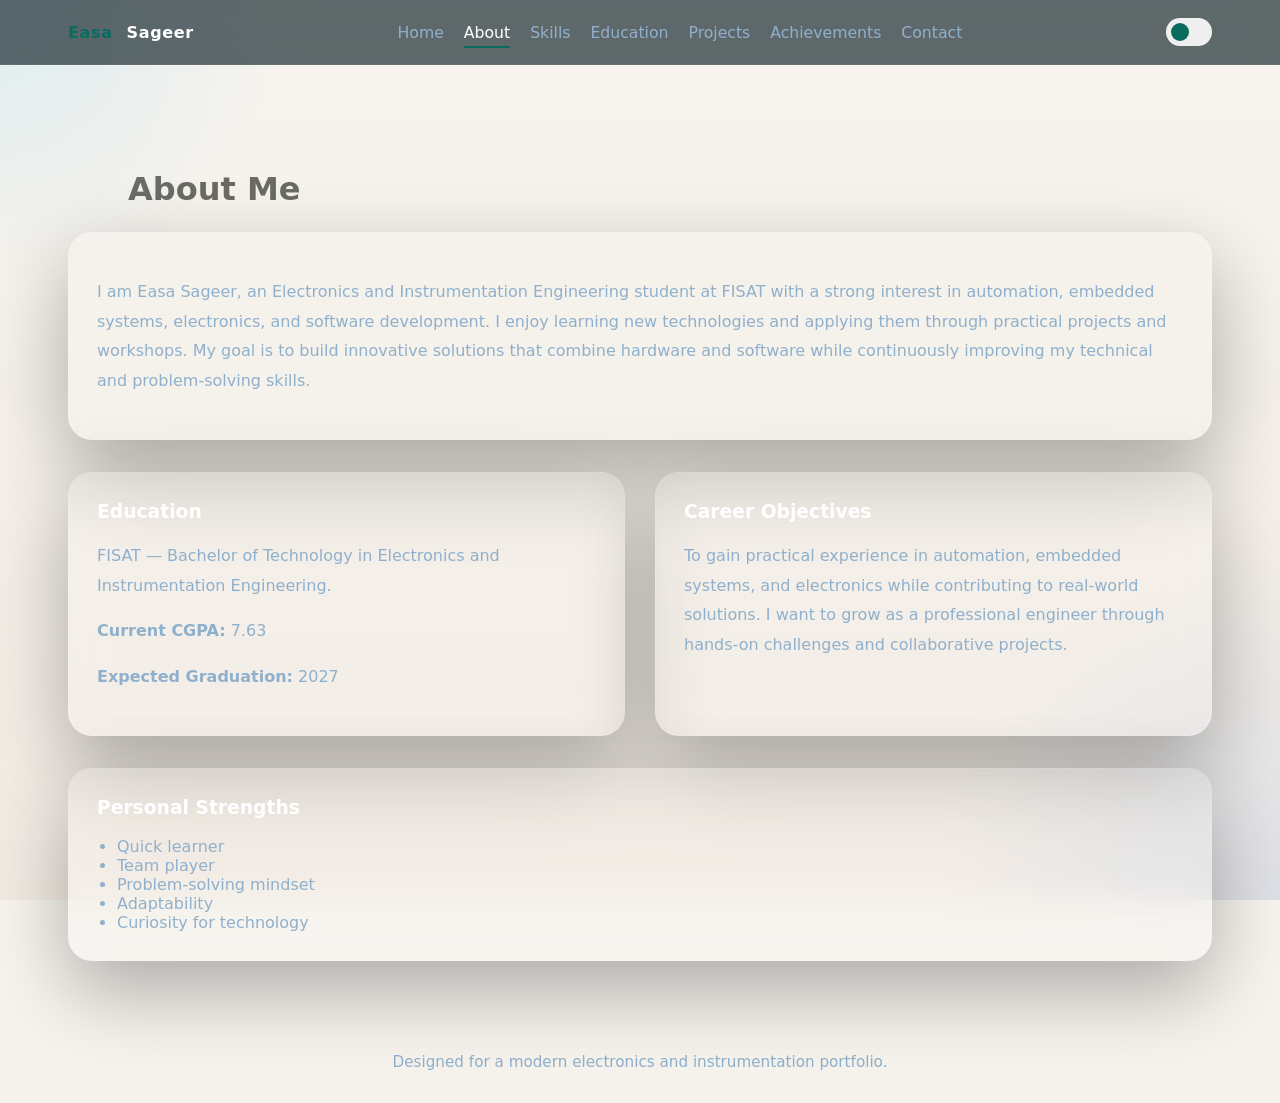
<file: about.html>
<!DOCTYPE html>
<html lang="en">
<head>
  <meta charset="UTF-8" />
  <meta name="viewport" content="width=device-width, initial-scale=1.0" />
  <meta name="description" content="About Easa Sageer" />
  <title>About | Easa Sageer</title>
  <link rel="stylesheet" href="https://unpkg.com/aos@2.3.1/dist/aos.css" />
  <link rel="stylesheet" href="https://cdnjs.cloudflare.com/ajax/libs/font-awesome/6.5.0/css/all.min.css" integrity="sha512-Fo3rlrZj/k7ujTU5bLh4j4V3/0+QWJ8b3HPcQ4fhq4iKjUbfCDjS2rt2GqUMDaDQ2W9nCmQ5ub2Cv5l4hQKkIg==" crossorigin="anonymous" referrerpolicy="no-referrer" />
  <link rel="stylesheet" href="style.css" />
</head>
<body class="page-enter page-enter-active">
  <div id="site-loader"><span class="loader-ring"></span></div>
  <header class="site-header">
    <div class="navbar">
      <a class="brand" href="index.html"><span>Easa</span> Sageer</a>
      <nav class="nav-links">
        <a href="index.html">Home</a>
        <a class="active" href="about.html">About</a>
        <a href="skills.html">Skills</a>
        <a href="education.html">Education</a>
        <a href="projects.html">Projects</a>
        <a href="achievements.html">Achievements</a>
        <a href="contact.html">Contact</a>
      </nav>
      <button id="theme-toggle" class="theme-switch" aria-label="Toggle theme"><span></span></button>
    </div>
  </header>

  <main class="main-hero">
    <section class="content-section" data-aos="fade-up">
      <div class="section-title"><h2>About Me</h2></div>
      <div class="glass-card">
        <p>I am Easa Sageer, an Electronics and Instrumentation Engineering student at FISAT with a strong interest in automation, embedded systems, electronics, and software development. I enjoy learning new technologies and applying them through practical projects and workshops. My goal is to build innovative solutions that combine hardware and software while continuously improving my technical and problem-solving skills.</p>
      </div>

      <div class="grid-col" style="margin-top:32px;">
        <div class="glass-card" data-aos="fade-right">
          <h3>Education</h3>
          <p>FISAT — Bachelor of Technology in Electronics and Instrumentation Engineering.</p>
          <p><strong>Current CGPA:</strong> 7.63</p>
          <p><strong>Expected Graduation:</strong> 2027</p>
        </div>
        <div class="glass-card" data-aos="fade-left">
          <h3>Career Objectives</h3>
          <p>To gain practical experience in automation, embedded systems, and electronics while contributing to real-world solutions. I want to grow as a professional engineer through hands-on challenges and collaborative projects.</p>
        </div>
      </div>

      <div class="glass-card" style="margin-top:32px;" data-aos="fade-up">
        <h3>Personal Strengths</h3>
        <ul style="padding-left:20px; margin:18px 0 0; color:var(--text-muted);">
          <li>Quick learner</li>
          <li>Team player</li>
          <li>Problem-solving mindset</li>
          <li>Adaptability</li>
          <li>Curiosity for technology</li>
        </ul>
      </div>
    </section>
  </main>

  <button id="scroll-top" class="scroll-top" aria-label="Scroll to top"><i class="fa-solid fa-arrow-up"></i></button>
  <footer class="footer">Designed for a modern electronics and instrumentation portfolio.</footer>

  <script src="https://unpkg.com/aos@2.3.1/dist/aos.js"></script>
  <link rel="stylesheet" href="cinematic.css">
<script src="cinematic.js"></script>
<script src="main.js"></script>
  <script src="particles.js"></script>
</body>
</html>
</file>
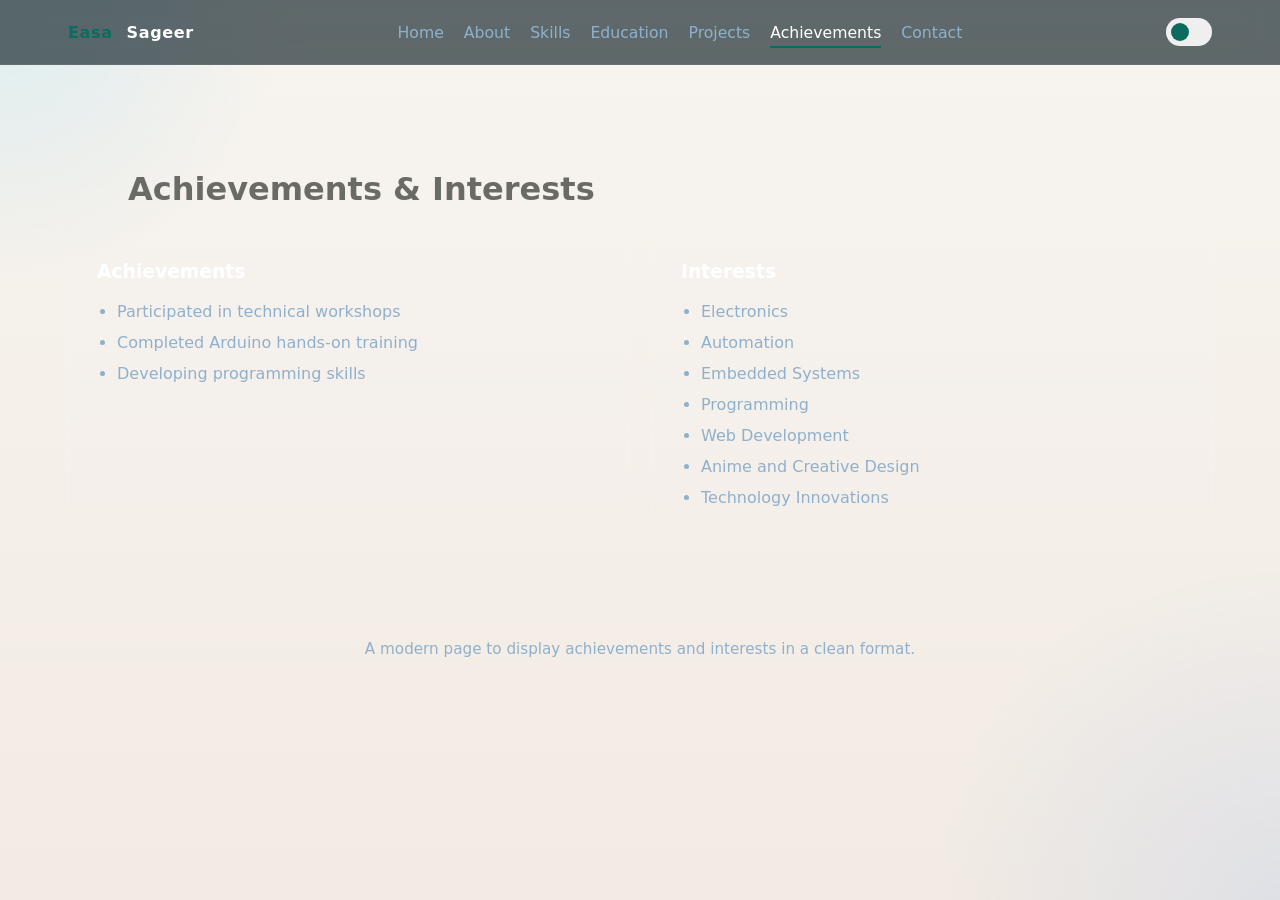
<file: achievements.html>
<!DOCTYPE html>
<html lang="en">
<head>
  <meta charset="UTF-8" />
  <meta name="viewport" content="width=device-width, initial-scale=1.0" />
  <meta name="description" content="Achievements and interests of Easa Sageer" />
  <title>Achievements | Easa Sageer</title>
  <link rel="stylesheet" href="https://unpkg.com/aos@2.3.1/dist/aos.css" />
  <link rel="stylesheet" href="https://cdnjs.cloudflare.com/ajax/libs/font-awesome/6.5.0/css/all.min.css" integrity="sha512-Fo3rlrZj/k7ujTU5bLh4j4V3/0+QWJ8b3HPcQ4fhq4iKjUbfCDjS2rt2GqUMDaDQ2W9nCmQ5ub2Cv5l4hQKkIg==" crossorigin="anonymous" referrerpolicy="no-referrer" />
  <link rel="stylesheet" href="style.css" />
</head>
<body class="page-enter page-enter-active">
  <div id="site-loader"><span class="loader-ring"></span></div>
  <header class="site-header">
    <div class="navbar">
      <a class="brand" href="index.html"><span>Easa</span> Sageer</a>
      <nav class="nav-links">
        <a href="index.html">Home</a>
        <a href="about.html">About</a>
        <a href="skills.html">Skills</a>
        <a href="education.html">Education</a>
        <a href="projects.html">Projects</a>
        <a class="active" href="achievements.html">Achievements</a>
        <a href="contact.html">Contact</a>
      </nav>
      <button id="theme-toggle" class="theme-switch" aria-label="Toggle theme"><span></span></button>
    </div>
  </header>

  <main class="main-hero">
    <section class="content-section" data-aos="fade-up">
      <div class="section-title"><h2>Achievements & Interests</h2></div>
      <div class="achievement-grid">
        <article class="achievement-card" data-aos="fade-up" data-aos-delay="100">
          <h3>Achievements</h3>
          <ul>
            <li>Participated in technical workshops</li>
            <li>Completed Arduino hands-on training</li>
            <li>Developing programming skills</li>
          </ul>
        </article>
        <article class="achievement-card" data-aos="fade-up" data-aos-delay="200">
          <h3>Interests</h3>
          <ul>
            <li>Electronics</li>
            <li>Automation</li>
            <li>Embedded Systems</li>
            <li>Programming</li>
            <li>Web Development</li>
            <li>Anime and Creative Design</li>
            <li>Technology Innovations</li>
          </ul>
        </article>
      </div>
    </section>
  </main>

  <button id="scroll-top" class="scroll-top" aria-label="Scroll to top"><i class="fa-solid fa-arrow-up"></i></button>
  <footer class="footer">A modern page to display achievements and interests in a clean format.</footer>

  <script src="https://unpkg.com/aos@2.3.1/dist/aos.js"></script>
  <link rel="stylesheet" href="cinematic.css">
<script src="cinematic.js"></script>
<script src="main.js"></script>
  <script src="particles.js"></script>
</body>
</html>
</file>
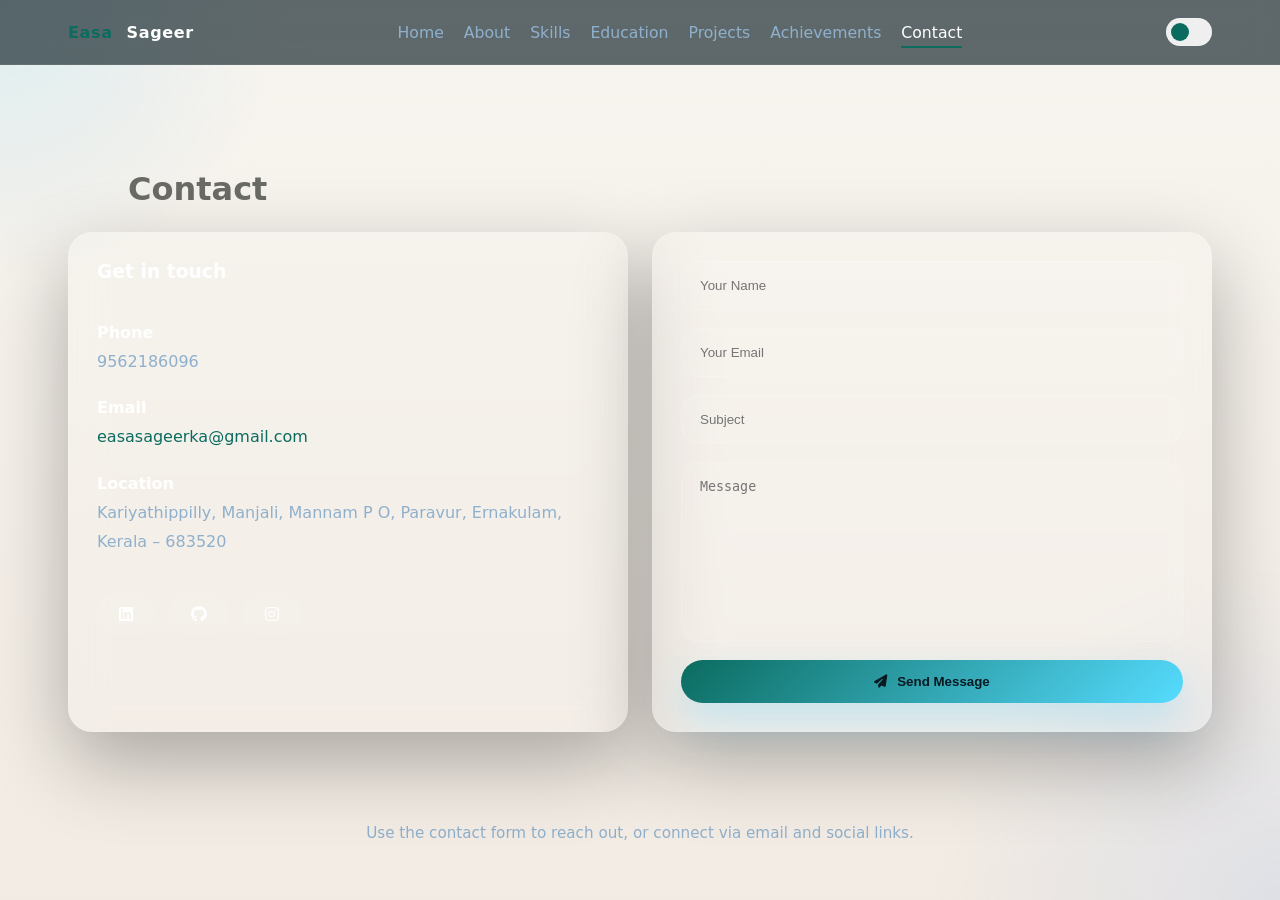
<file: contact.html>
<!DOCTYPE html>
<html lang="en">
<head>
  <meta charset="UTF-8" />
  <meta name="viewport" content="width=device-width, initial-scale=1.0" />
  <meta name="description" content="Contact Easa Sageer" />
  <title>Contact | Easa Sageer</title>
  <link rel="stylesheet" href="https://unpkg.com/aos@2.3.1/dist/aos.css" />
  <link rel="stylesheet" href="https://cdnjs.cloudflare.com/ajax/libs/font-awesome/6.5.0/css/all.min.css" integrity="sha512-Fo3rlrZj/k7ujTU5bLh4j4V3/0+QWJ8b3HPcQ4fhq4iKjUbfCDjS2rt2GqUMDaDQ2W9nCmQ5ub2Cv5l4hQKkIg==" crossorigin="anonymous" referrerpolicy="no-referrer" />
  <link rel="stylesheet" href="style.css" />
</head>
<body class="page-enter page-enter-active">
  <div id="site-loader"><span class="loader-ring"></span></div>
  <header class="site-header">
    <div class="navbar">
      <a class="brand" href="index.html"><span>Easa</span> Sageer</a>
      <nav class="nav-links">
        <a href="index.html">Home</a>
        <a href="about.html">About</a>
        <a href="skills.html">Skills</a>
        <a href="education.html">Education</a>
        <a href="projects.html">Projects</a>
        <a href="achievements.html">Achievements</a>
        <a class="active" href="contact.html">Contact</a>
      </nav>
      <button id="theme-toggle" class="theme-switch" aria-label="Toggle theme"><span></span></button>
    </div>
  </header>

  <main class="main-hero">
    <section class="content-section" data-aos="fade-up">
      <div class="section-title"><h2>Contact</h2></div>
      <div class="contact-grid">
        <div class="glass-card contact-card" data-aos="fade-right" data-aos-delay="100">
          <h3>Get in touch</h3>
          <p><strong>Phone</strong><br />9562186096</p>
          <p><strong>Email</strong><br /><a href="mailto:easasageerka@gmail.com">easasageerka@gmail.com</a></p>
          <p><strong>Location</strong><br />Kariyathippilly, Manjali, Mannam P O, Paravur, Ernakulam, Kerala – 683520</p>
          <div style="margin-top:18px; display:flex; gap:14px; flex-wrap:wrap;">
            <a href="#" class="btn btn-secondary"><i class="fa-brands fa-linkedin"></i></a>
            <a href="#" class="btn btn-secondary"><i class="fa-brands fa-github"></i></a>
            <a href="#" class="btn btn-secondary"><i class="fa-brands fa-instagram"></i></a>
          </div>
        </div>
        <form class="glass-card contact-form" data-aos="fade-left" data-aos-delay="150">
          <input type="text" placeholder="Your Name" required />
          <input type="email" placeholder="Your Email" required />
          <input type="text" placeholder="Subject" required />
          <textarea placeholder="Message" required></textarea>
          <button type="submit" class="btn btn-primary"><i class="fa-solid fa-paper-plane"></i> Send Message</button>
        </form>
      </div>
    </section>
  </main>

  <button id="scroll-top" class="scroll-top" aria-label="Scroll to top"><i class="fa-solid fa-arrow-up"></i></button>
  <footer class="footer">Use the contact form to reach out, or connect via email and social links.</footer>

  <script src="https://unpkg.com/aos@2.3.1/dist/aos.js"></script>
  <link rel="stylesheet" href="cinematic.css">
<script src="cinematic.js"></script>
<script src="main.js"></script>
  <script src="particles.js"></script>
</body>
</html>
</file>
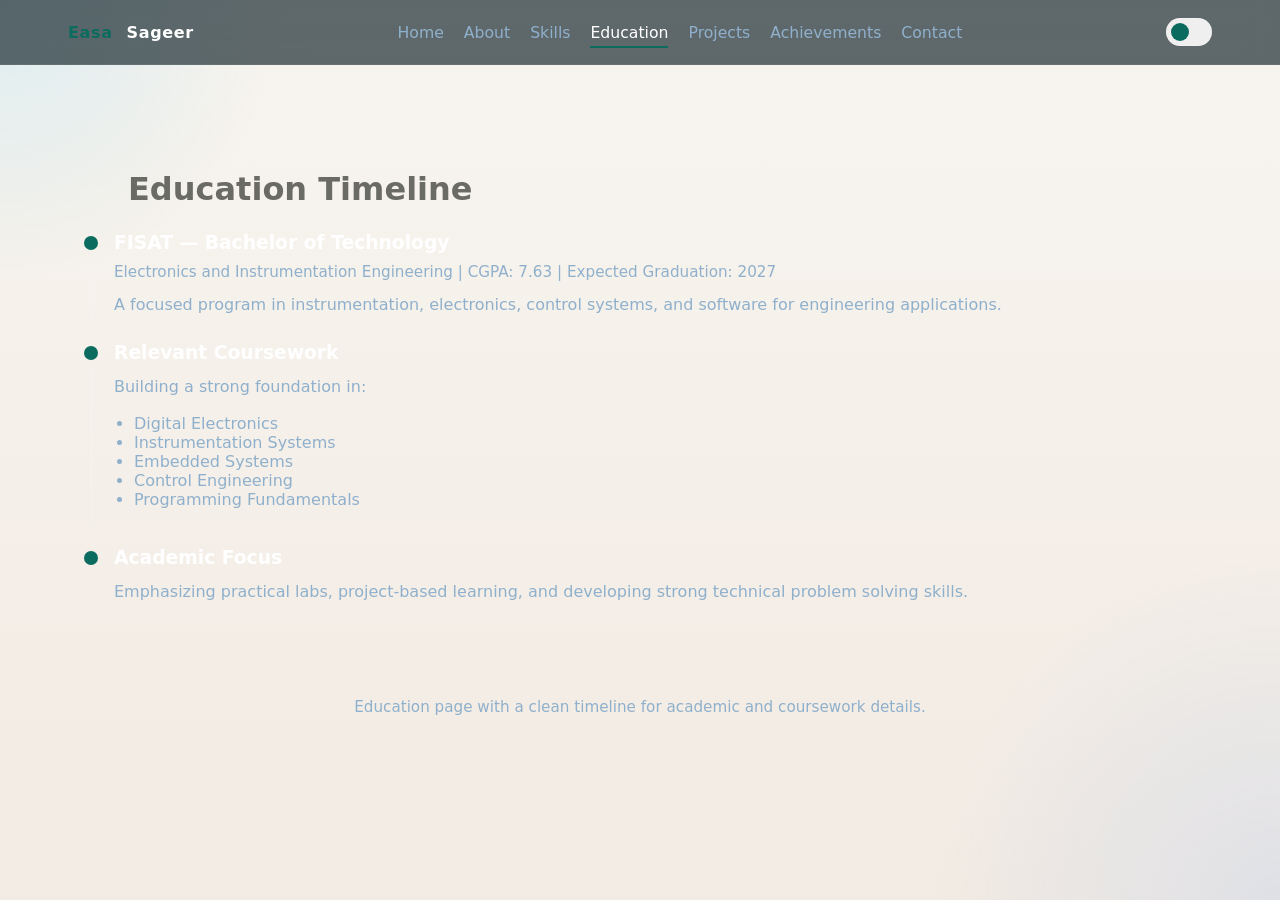
<file: education.html>
<!DOCTYPE html>
<html lang="en">
<head>
  <meta charset="UTF-8" />
  <meta name="viewport" content="width=device-width, initial-scale=1.0" />
  <meta name="description" content="Education of Easa Sageer" />
  <title>Education | Easa Sageer</title>
  <link rel="stylesheet" href="https://unpkg.com/aos@2.3.1/dist/aos.css" />
  <link rel="stylesheet" href="https://cdnjs.cloudflare.com/ajax/libs/font-awesome/6.5.0/css/all.min.css" integrity="sha512-Fo3rlrZj/k7ujTU5bLh4j4V3/0+QWJ8b3HPcQ4fhq4iKjUbfCDjS2rt2GqUMDaDQ2W9nCmQ5ub2Cv5l4hQKkIg==" crossorigin="anonymous" referrerpolicy="no-referrer" />
  <link rel="stylesheet" href="style.css" />
</head>
<body class="page-enter page-enter-active">
  <div id="site-loader"><span class="loader-ring"></span></div>
  <header class="site-header">
    <div class="navbar">
      <a class="brand" href="index.html"><span>Easa</span> Sageer</a>
      <nav class="nav-links">
        <a href="index.html">Home</a>
        <a href="about.html">About</a>
        <a href="skills.html">Skills</a>
        <a class="active" href="education.html">Education</a>
        <a href="projects.html">Projects</a>
        <a href="achievements.html">Achievements</a>
        <a href="contact.html">Contact</a>
      </nav>
      <button id="theme-toggle" class="theme-switch" aria-label="Toggle theme"><span></span></button>
    </div>
  </header>

  <main class="main-hero">
    <section class="content-section" data-aos="fade-up">
      <div class="section-title"><h2>Education Timeline</h2></div>
      <div class="timeline">
        <div class="timeline-item" data-aos="fade-up" data-aos-delay="100">
          <h3>FISAT — Bachelor of Technology</h3>
          <span>Electronics and Instrumentation Engineering | CGPA: 7.63 | Expected Graduation: 2027</span>
          <p>A focused program in instrumentation, electronics, control systems, and software for engineering applications.</p>
        </div>
        <div class="timeline-item" data-aos="fade-up" data-aos-delay="200">
          <h3>Relevant Coursework</h3>
          <p>Building a strong foundation in:</p>
          <ul style="padding-left:20px;color:var(--text-muted);margin-top:12px;">
            <li>Digital Electronics</li>
            <li>Instrumentation Systems</li>
            <li>Embedded Systems</li>
            <li>Control Engineering</li>
            <li>Programming Fundamentals</li>
          </ul>
        </div>
        <div class="timeline-item" data-aos="fade-up" data-aos-delay="300">
          <h3>Academic Focus</h3>
          <p>Emphasizing practical labs, project-based learning, and developing strong technical problem solving skills.</p>
        </div>
      </div>
    </section>
  </main>

  <button id="scroll-top" class="scroll-top" aria-label="Scroll to top"><i class="fa-solid fa-arrow-up"></i></button>
  <footer class="footer">Education page with a clean timeline for academic and coursework details.</footer>

  <script src="https://unpkg.com/aos@2.3.1/dist/aos.js"></script>
  <link rel="stylesheet" href="cinematic.css">
<script src="cinematic.js"></script>
<script src="main.js"></script>
  <script src="particles.js"></script>
</body>
</html>
</file>
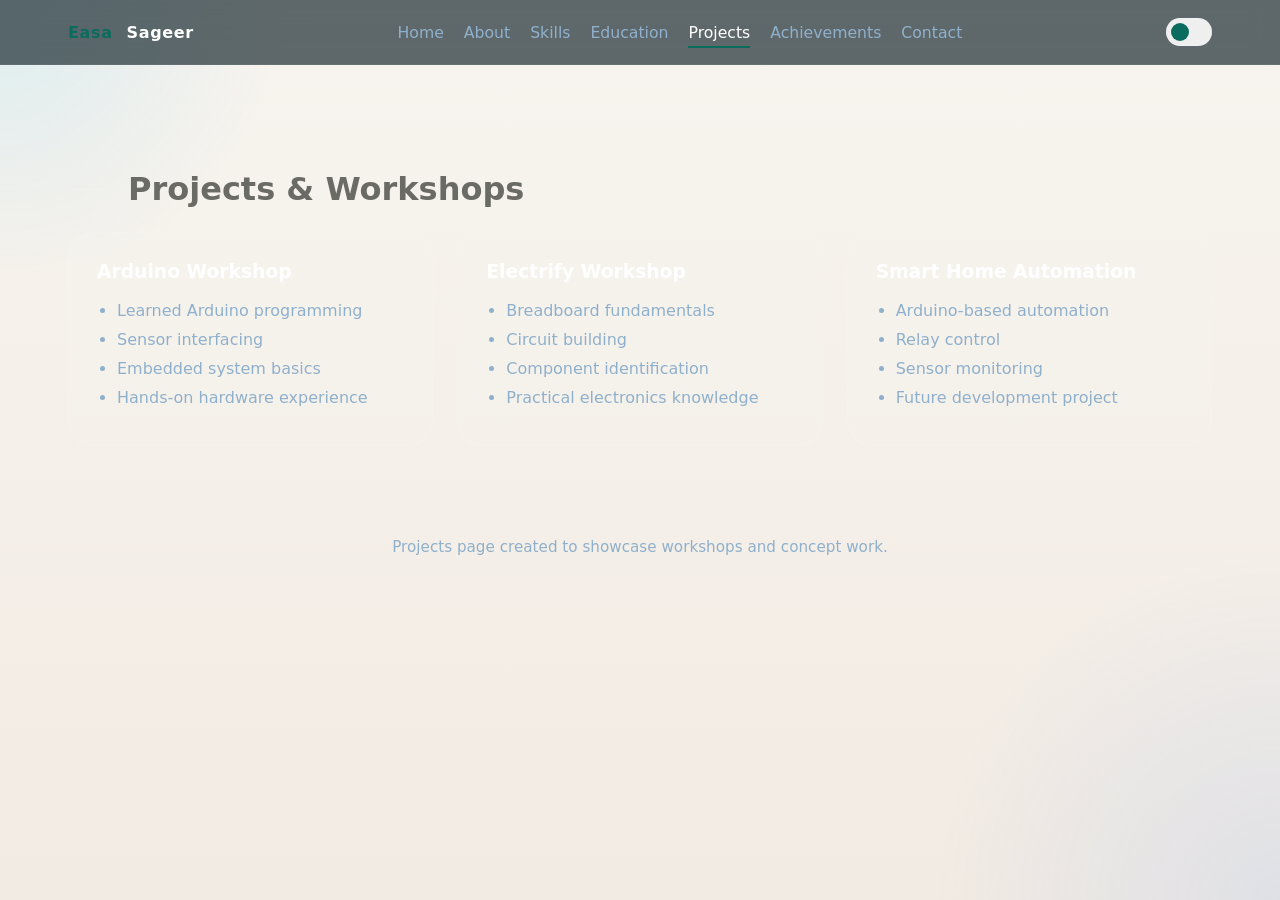
<file: projects.html>
<!DOCTYPE html>
<html lang="en">
<head>
  <meta charset="UTF-8" />
  <meta name="viewport" content="width=device-width, initial-scale=1.0" />
  <meta name="description" content="Projects by Easa Sageer" />
  <title>Projects | Easa Sageer</title>
  <link rel="stylesheet" href="https://unpkg.com/aos@2.3.1/dist/aos.css" />
  <link rel="stylesheet" href="https://cdnjs.cloudflare.com/ajax/libs/font-awesome/6.5.0/css/all.min.css" integrity="sha512-Fo3rlrZj/k7ujTU5bLh4j4V3/0+QWJ8b3HPcQ4fhq4iKjUbfCDjS2rt2GqUMDaDQ2W9nCmQ5ub2Cv5l4hQKkIg==" crossorigin="anonymous" referrerpolicy="no-referrer" />
  <link rel="stylesheet" href="style.css" />
</head>
<body class="page-enter page-enter-active">
  <div id="site-loader"><span class="loader-ring"></span></div>
  <header class="site-header">
    <div class="navbar">
      <a class="brand" href="index.html"><span>Easa</span> Sageer</a>
      <nav class="nav-links">
        <a href="index.html">Home</a>
        <a href="about.html">About</a>
        <a href="skills.html">Skills</a>
        <a href="education.html">Education</a>
        <a class="active" href="projects.html">Projects</a>
        <a href="achievements.html">Achievements</a>
        <a href="contact.html">Contact</a>
      </nav>
      <button id="theme-toggle" class="theme-switch" aria-label="Toggle theme"><span></span></button>
    </div>
  </header>

  <main class="main-hero">
    <section class="content-section" data-aos="fade-up">
      <div class="section-title"><h2>Projects & Workshops</h2></div>
      <div class="project-grid">
        <article class="project-card" data-aos="fade-up" data-aos-delay="100">
          <h3>Arduino Workshop</h3>
          <ul>
            <li>Learned Arduino programming</li>
            <li>Sensor interfacing</li>
            <li>Embedded system basics</li>
            <li>Hands-on hardware experience</li>
          </ul>
        </article>
        <article class="project-card" data-aos="fade-up" data-aos-delay="200">
          <h3>Electrify Workshop</h3>
          <ul>
            <li>Breadboard fundamentals</li>
            <li>Circuit building</li>
            <li>Component identification</li>
            <li>Practical electronics knowledge</li>
          </ul>
        </article>
        <article class="project-card" data-aos="fade-up" data-aos-delay="300">
          <h3>Smart Home Automation</h3>
          <ul>
            <li>Arduino-based automation</li>
            <li>Relay control</li>
            <li>Sensor monitoring</li>
            <li>Future development project</li>
          </ul>
        </article>
      </div>
    </section>
  </main>

  <button id="scroll-top" class="scroll-top" aria-label="Scroll to top"><i class="fa-solid fa-arrow-up"></i></button>
  <footer class="footer">Projects page created to showcase workshops and concept work.</footer>

  <script src="https://unpkg.com/aos@2.3.1/dist/aos.js"></script>
  <link rel="stylesheet" href="cinematic.css">
<script src="cinematic.js"></script>
<script src="main.js"></script>
  <script src="particles.js"></script>
</body>
</html>
</file>
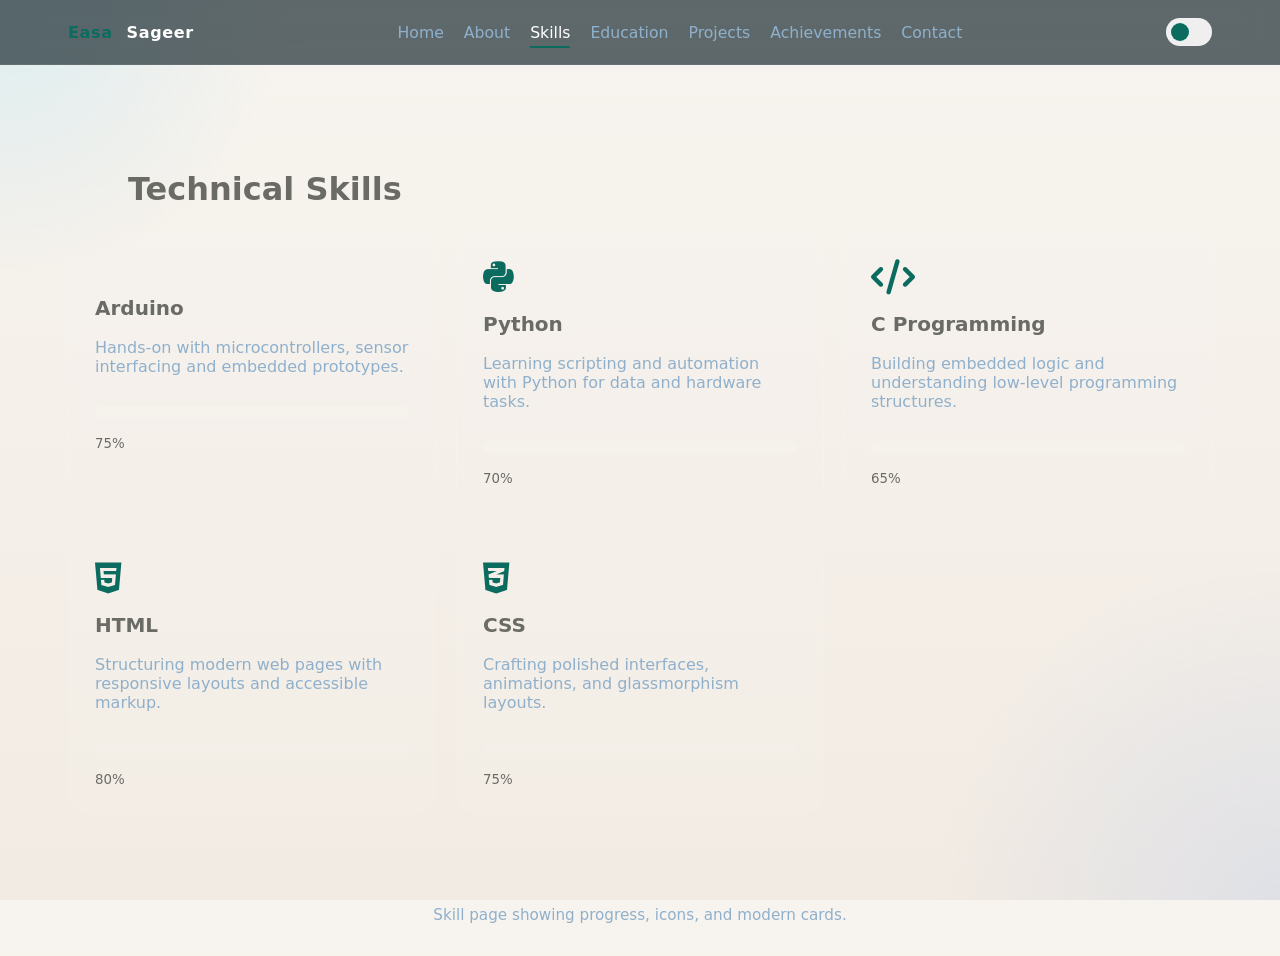
<file: skills.html>
<!DOCTYPE html>
<html lang="en">
<head>
  <meta charset="UTF-8" />
  <meta name="viewport" content="width=device-width, initial-scale=1.0" />
  <meta name="description" content="Skills of Easa Sageer" />
  <title>Skills | Easa Sageer</title>
  <link rel="stylesheet" href="https://unpkg.com/aos@2.3.1/dist/aos.css" />
  <link rel="stylesheet" href="https://cdnjs.cloudflare.com/ajax/libs/font-awesome/6.5.0/css/all.min.css" integrity="sha512-Fo3rlrZj/k7ujTU5bLh4j4V3/0+QWJ8b3HPcQ4fhq4iKjUbfCDjS2rt2GqUMDaDQ2W9nCmQ5ub2Cv5l4hQKkIg==" crossorigin="anonymous" referrerpolicy="no-referrer" />
  <link rel="stylesheet" href="style.css" />
</head>
<body class="page-enter page-enter-active">
  <div id="site-loader"><span class="loader-ring"></span></div>
  <header class="site-header">
    <div class="navbar">
      <a class="brand" href="index.html"><span>Easa</span> Sageer</a>
      <nav class="nav-links">
        <a href="index.html">Home</a>
        <a href="about.html">About</a>
        <a class="active" href="skills.html">Skills</a>
        <a href="education.html">Education</a>
        <a href="projects.html">Projects</a>
        <a href="achievements.html">Achievements</a>
        <a href="contact.html">Contact</a>
      </nav>
      <button id="theme-toggle" class="theme-switch" aria-label="Toggle theme"><span></span></button>
    </div>
  </header>

  <main class="main-hero">
    <section class="content-section" data-aos="fade-up">
      <div class="section-title"><h2>Technical Skills</h2></div>
      <div class="skills-grid">
        <article class="skill-card" data-aos="zoom-in" data-aos-delay="100">
          <div><i class="fa-brands fa-arduino"></i></div>
          <h3>Arduino</h3>
          <p>Hands-on with microcontrollers, sensor interfacing and embedded prototypes.</p>
          <div class="progress-bar"><span class="progress-fill" style="width:75%"></span></div>
          <small>75%</small>
        </article>
        <article class="skill-card" data-aos="zoom-in" data-aos-delay="150">
          <div><i class="fa-brands fa-python"></i></div>
          <h3>Python</h3>
          <p>Learning scripting and automation with Python for data and hardware tasks.</p>
          <div class="progress-bar"><span class="progress-fill" style="width:70%"></span></div>
          <small>70%</small>
        </article>
        <article class="skill-card" data-aos="zoom-in" data-aos-delay="200">
          <div><i class="fa-solid fa-code"></i></div>
          <h3>C Programming</h3>
          <p>Building embedded logic and understanding low-level programming structures.</p>
          <div class="progress-bar"><span class="progress-fill" style="width:65%"></span></div>
          <small>65%</small>
        </article>
        <article class="skill-card" data-aos="zoom-in" data-aos-delay="250">
          <div><i class="fa-brands fa-html5"></i></div>
          <h3>HTML</h3>
          <p>Structuring modern web pages with responsive layouts and accessible markup.</p>
          <div class="progress-bar"><span class="progress-fill" style="width:80%"></span></div>
          <small>80%</small>
        </article>
        <article class="skill-card" data-aos="zoom-in" data-aos-delay="300">
          <div><i class="fa-brands fa-css3-alt"></i></div>
          <h3>CSS</h3>
          <p>Crafting polished interfaces, animations, and glassmorphism layouts.</p>
          <div class="progress-bar"><span class="progress-fill" style="width:75%"></span></div>
          <small>75%</small>
        </article>
      </div>
    </section>
  </main>

  <button id="scroll-top" class="scroll-top" aria-label="Scroll to top"><i class="fa-solid fa-arrow-up"></i></button>
  <footer class="footer">Skill page showing progress, icons, and modern cards.</footer>

  <script src="https://unpkg.com/aos@2.3.1/dist/aos.js"></script>
  <link rel="stylesheet" href="cinematic.css">
<script src="cinematic.js"></script>
<script src="main.js"></script>
  <script src="particles.js"></script>
</body>
</html>
</file>
<file: style.css>
:root{
  --bg:#081920;
  --bg-soft:#102333;
  --surface:rgba(12,24,40,0.82);
  --surface-strong:rgba(10,18,32,0.96);
  --panel:rgba(255,255,255,0.08);
  --panel-strong:rgba(255,255,255,0.14);
  --text:#e8f2ff;
  --text-muted:#8fb0cc;
  --accent:#2bc1ff;
  --accent-soft:rgba(43,193,255,0.16);
  --border:#2f5f84;
  --shadow:0 30px 80px rgba(0,0,0,0.3);
  --radius:22px;
}

body{
  margin:0;
  font-family:Inter,system-ui,Segoe UI,Arial,sans-serif;
  background:var(--bg);
  color:var(--text);
  min-height:100vh;
  overflow-x:hidden;
  scroll-behavior:smooth;
}

a{color:var(--accent);text-decoration:none;transition:color .25s ease;}
a:hover{color:#fff;}

*{box-sizing:border-box;}

body::before{
  content:'';
  position:fixed;
  inset:0;
  background:radial-gradient(circle at top left, rgba(43,193,255,0.12), transparent 18%),
             radial-gradient(circle at bottom right, rgba(86,149,255,0.12), transparent 22%);
  pointer-events:none;
  z-index:-1;
}

.light-theme{
  --bg:#eef2f9;
  --bg-soft:#f8fbff;
  --surface:rgba(255,255,255,0.8);
  --surface-strong:rgba(255,255,255,0.95);
  --panel:rgba(255,255,255,0.72);
  --panel-strong:rgba(255,255,255,0.85);
  --text:#102a44;
  --text-muted:#5f7a94;
  --accent:#00a7e7;
  --accent-soft:rgba(0,167,231,0.16);
  --border:#dbe6f0;
  --shadow:0 20px 50px rgba(12,24,40,0.1);
}

.light-theme body::before{
  background:radial-gradient(circle at top left, rgba(0,167,231,0.12), transparent 18%),
             radial-gradient(circle at bottom right, rgba(43,193,255,0.12), transparent 22%);
}

.hero-canvas{
  position:absolute;
  inset:0;
  width:100%;
  height:100%;
  border-radius:30px;
  z-index:0;
}

.hero-section{
  position:relative;
}

.hero-section::before{
  content:'';
  position:absolute;
  inset:0;
  background:linear-gradient(180deg,rgba(8,25,32,0.2),rgba(8,25,32,0.65));
  pointer-events:none;
  border-radius:34px;
  z-index:0;
}

#site-loader{
  position:fixed;
  inset:0;
  background:var(--bg);
  display:flex;
  align-items:center;
  justify-content:center;
  z-index:9999;
  transition:opacity .65s ease, visibility .65s ease;
}
#site-loader.hidden{
  opacity:0;
  visibility:hidden;
}
.loader-ring{
  width:72px;
  height:72px;
  border:6px solid rgba(255,255,255,0.08);
  border-top:6px solid var(--accent);
  border-radius:50%;
  animation:spin 1.2s linear infinite;
}

@keyframes spin{to{transform:rotate(360deg);}}

.site-header{
  width:100%;
  position:fixed;
  top:0;
  left:0;
  z-index:50;
  backdrop-filter:blur(14px);
  background:rgba(8,25,32,0.64);
  border-bottom:1px solid rgba(255,255,255,0.06);
}
.navbar{
  max-width:1200px;
  margin:0 auto;
  padding:18px 28px;
  display:flex;
  align-items:center;
  justify-content:space-between;
  gap:16px;
}
.brand{
  display:flex;
  align-items:center;
  gap:14px;
  font-weight:700;
  letter-spacing:0.04em;
  color:#fff;
}
.brand span{color:var(--accent);}
.nav-links{
  display:flex;
  align-items:center;
  gap:20px;
  flex-wrap:wrap;
}
.nav-links a{
  color:var(--text-muted);
  font-size:0.98rem;
  position:relative;
}
.nav-links a.active,
.nav-links a:hover{color:#fff;}

.nav-links a::after{
  content:'';
  position:absolute;
  left:0;
  bottom:-6px;
  width:0;
  height:2px;
  background:var(--accent);
  transition:width .25s ease;
}
.nav-links a:hover::after,
.nav-links a.active::after{width:100%;}

.theme-switch{
  width:46px;
  height:28px;
  border-radius:999px;
  border:1px solid rgba(255,255,255,0.16);
  display:flex;
  align-items:center;
  padding:4px;
  cursor:pointer;
  gap:6px;
  justify-content:flex-start;
}
.theme-switch span{
  width:18px;
  height:18px;
  background:var(--accent);
  border-radius:50%;
  transition:transform .3s ease;
}
.theme-switch.active span{transform:translateX(18px);}

.main-hero{
  padding-top:110px;
}
.hero-section{
  max-width:1200px;
  margin:0 auto;
  padding:40px 28px 40px;
  display:grid;
  grid-template-columns:minmax(0,1.2fr) 0.8fr;
  gap:22px;
  align-items:start;
}
.hero-copy{display:flex;flex-direction:column;gap:20px;}
.hero-copy small{
  color:var(--accent);
  text-transform:uppercase;
  letter-spacing:0.25em;
  font-size:0.82rem;
}
.hero-copy h1{
  font-size:clamp(3rem,4.5vw,4.8rem);
  line-height:0.95;
  letter-spacing:-0.04em;
  margin:0;
}
.hero-copy p{max-width:660px;font-size:1.03rem;line-height:1.9;color:var(--text-muted);}
.typing-row{
  display:flex;
  align-items:center;
  gap:12px;
  flex-wrap:wrap;
}
.type-label{font-size:0.95rem;color:var(--text-muted);}
.typing-text{
  font-weight:700;
  font-size:1rem;
  letter-spacing:0.03em;
  color:#fff;
}
.profile-card{
  background:rgba(255,255,255,0.1);
  border:1px solid rgba(255,255,255,0.12);
  border-radius:30px;
  padding:30px;
  min-height:unset;
  display:flex;
  flex-direction:column;
  justify-content: space-between;
  align-self:start;
  margin-top:-80px;
  box-shadow:var(--shadow);
  backdrop-filter:blur(20px);
  width:100%;
  min-width:0;
}
.profile-card h2{margin:0;font-size:1.6rem;color:#fff;}
.profile-card span{display:inline-block;margin-top:8px;color:var(--text-muted);line-height:1.8;}
.profile-meta{margin-top:24px;display:grid;grid-template-columns:1fr;gap:16px;}
.meta-item{display:flex;gap:14px;align-items:flex-start;flex-wrap:wrap;}
.meta-item div{min-width:0;}
.meta-item div strong{display:block;color:#fff;}
.meta-item div span{display:block;color:var(--text-muted);line-height:1.8;overflow-wrap:anywhere;word-break:break-word;}
.hero-actions{display:flex;flex-wrap:wrap;gap:14px;margin-top:26px;}
.btn{display:inline-flex;align-items:center;justify-content:center;gap:10px;padding:14px 22px;border-radius:999px;font-weight:700;cursor:pointer;transition:transform .25s ease,background .25s ease,box-shadow .25s ease;border:none;text-decoration:none;}
.btn-primary{background:linear-gradient(135deg,var(--accent),#56dcff);color:#081920;box-shadow:0 18px 40px rgba(43,193,255,0.25);}
.btn-primary:hover{transform:translateY(-2px);}
.btn-secondary{background:rgba(255,255,255,0.08);color:#fff;}
.btn-secondary:hover{background:rgba(255,255,255,0.14);}

.stats-grid{
  margin-top:40px;
  display:grid;
  grid-template-columns:repeat(4,minmax(180px,1fr));
  gap:20px;
}
.stat-card{
  background:rgba(255,255,255,0.08);
  border:1px solid rgba(255,255,255,0.1);
  padding:28px;
  border-radius:24px;
  text-align:center;
  backdrop-filter:blur(18px);
}
.stat-card h3{margin:0;font-size:2.6rem;color:#fff;}
.stat-card p{margin:10px 0 0;color:var(--text-muted);font-size:0.95rem;}

.section-title{margin:0 0 24px;display:flex;align-items:center;gap:14px;}
.section-title::before{content:'';width:46px;height:1px;background:rgba(255,255,255,0.12);display:block;}
.section-title h2{font-size:2rem;margin:0;}

.content-section{
  max-width:1200px;
  margin:0 auto;
  padding:60px 28px;
}

.grid-col{display:grid;grid-template-columns:repeat(2,minmax(0,1fr));gap:30px;}

.glass-card{
  background:rgba(255,255,255,0.08);
  border:1px solid rgba(255,255,255,0.1);
  border-radius:24px;
  padding:28px;
  backdrop-filter:blur(18px);
  box-shadow:var(--shadow);
}
.glass-card h3{margin-top:0;color:#fff;}
.glass-card p{color:var(--text-muted);line-height:1.85;}

.skills-grid{
  display:grid;
  grid-template-columns:repeat(3,minmax(0,1fr));
  gap:20px;
}
.skill-card{
  background:rgba(255,255,255,0.06);
  border:1px solid rgba(255,255,255,0.08);
  border-radius:24px;
  padding:26px;
  display:flex;
  flex-direction:column;
  gap:18px;
  transition:transform .3s ease,box-shadow .3s ease;
}
.skill-card:hover{transform:translateY(-6px);box-shadow:0 20px 40px rgba(0,0,0,0.16);}
.skill-card i{font-size:2.2rem;color:var(--accent);}
.skill-card h3{margin:0;font-size:1.25rem;}
.skill-card p{margin:0;color:var(--text-muted);}
.progress-bar{background:rgba(255,255,255,0.08);border-radius:999px;height:12px;overflow:hidden;margin-top:12px;}
.progress-fill{height:100%;border-radius:999px;background:linear-gradient(90deg,var(--accent),#4ad8ff);transition:width .9s ease;}

.timeline{
  display:grid;
  gap:22px;
}
.timeline-item{
  position:relative;
  padding-left:46px;
}
.timeline-item::before{
  content:'';
  position:absolute;
  left:16px;
  top:4px;
  width:14px;
  height:14px;
  border-radius:50%;
  background:var(--accent);
}
.timeline-item::after{
  content:'';
  position:absolute;
  left:22px;
  top:24px;
  bottom:0;
  width:2px;
  background:rgba(255,255,255,0.12);
}
.timeline-item:last-child::after{display:none;}
.timeline-item h3{margin:0 0 10px;color:#fff;}
.timeline-item span{display:block;color:var(--text-muted);font-size:0.95rem;margin-bottom:10px;}
.timeline-item p{margin:0;color:var(--text-muted);line-height:1.8;}

.project-grid{
  display:grid;
  grid-template-columns:repeat(3,minmax(0,1fr));
  gap:24px;
}
.project-card{
  background:rgba(255,255,255,0.08);
  border:1px solid rgba(255,255,255,0.1);
  border-radius:24px;
  padding:28px;
  transition:transform .25s ease,box-shadow .25s ease;
}
.project-card:hover{transform:translateY(-6px);box-shadow:0 24px 40px rgba(0,0,0,0.18);}
.project-card h3{margin-top:0;color:#fff;}
.project-card ul{padding-left:20px;margin:14px 0 0;color:var(--text-muted);}
.project-card ul li{margin-bottom:10px;}

.achievement-grid{
  display:grid;
  grid-template-columns:1fr 1fr;
  gap:24px;
}
.achievement-card{
  background:rgba(255,255,255,0.06);
  border:1px solid rgba(255,255,255,0.08);
  border-radius:24px;
  padding:28px;
}
.achievement-card h3{margin-top:0;color:#fff;}
.achievement-card ul{margin:20px 0 0;padding-left:20px;color:var(--text-muted);}
.achievement-card ul li{margin-bottom:12px;}

.contact-grid{
  display:grid;
  grid-template-columns:1fr 1fr;
  gap:24px;
}
.contact-card{
  display:flex;
  flex-direction:column;
  gap:18px;
}
.contact-card p{margin:0;color:var(--text-muted);line-height:1.8;}
.contact-card strong{color:#fff;}

.contact-form{
  display:grid;
  gap:18px;
}
.contact-form input,
.contact-form textarea{
  width:100%;
  padding:16px 18px;
  border-radius:18px;
  border:1px solid rgba(255,255,255,0.14);
  background:rgba(255,255,255,0.06);
  color:#fff;
  resize:none;
}
.contact-form textarea{min-height:180px;}
.contact-form button{align-self:flex-start;}

.footer{
  padding:32px 28px;
  text-align:center;
  color:var(--text-muted);
  font-size:0.95rem;
}

.scroll-top{
  position:fixed;
  right:24px;
  bottom:24px;
  width:48px;
  height:48px;
  border-radius:50%;
  background:var(--accent);
  color:#081920;
  border:none;
  cursor:pointer;
  display:grid;
  place-items:center;
  box-shadow:0 18px 40px rgba(43,193,255,0.3);
  opacity:0;
  visibility:hidden;
  transition:opacity .3s ease,visibility .3s ease,transform .3s ease;
}
.scroll-top.show{opacity:1;visibility:visible;transform:translateY(-4px);}

.page-enter{opacity:0;transform:translateY(14px);}
.page-enter-active{opacity:1;transform:none;transition:opacity .45s ease, transform .45s ease;}

@media(max-width:1024px){
  .hero-section{grid-template-columns:1fr;}
  .stats-grid{grid-template-columns:repeat(2,minmax(0,1fr));}
  .skills-grid{grid-template-columns:repeat(2,minmax(0,1fr));}
  .project-grid{grid-template-columns:1fr 1fr;}
  .achievement-grid{grid-template-columns:1fr;}
  .contact-grid{grid-template-columns:1fr;}
}
@media(max-width:768px){
  .navbar{padding:18px 18px;}
  .nav-links{gap:12px;}
  .hero-section{padding:120px 18px 34px;}
  .main-hero{padding-top:100px;}
  .stats-grid{grid-template-columns:1fr;}
  .project-grid{grid-template-columns:1fr;}
  .skills-grid{grid-template-columns:1fr;}
}
@media(max-width:560px){
  .navbar{flex-direction:column;align-items:flex-start;}
  .hero-section{padding:120px 18px 28px;}
  .hero-copy h1{font-size:2.8rem;}
}
</file>
<file: cinematic.css>
/* Cinematic portfolio styles */
:root{
  /* Human & Elegant: warm ivory + deep teal accent */
  --bg1: #f7f4ef; /* ivory */
  --bg2: #f2ebe3; /* warm paper */
  --accent: #0b6b5f; /* deep teal */
  --muted: #6b6b66; /* soft charcoal */
  --card-bg: rgba(255,255,255,0.8);
}
html,body{height:100%;}
body{margin:0;font-family:system-ui,-apple-system,Segoe UI,Roboto,Helvetica,Arial;sans-serif;color:var(--muted);background:linear-gradient(180deg,var(--bg1),var(--bg2));-webkit-font-smoothing:antialiased}

.card.cinematic{max-width:980px;margin:36px auto;border-radius:12px;overflow:hidden;box-shadow:0 18px 50px rgba(16,24,32,0.08);background:var(--card-bg);border:1px solid rgba(16,24,32,0.04)}

/* Hero */
.hero{padding:56px 48px;background:transparent;border-bottom:1px solid rgba(16,24,32,0.04)}
.hero-title{font-size:44px;line-height:1.02;margin:0;color:var(--accent);font-family:Georgia, 'Times New Roman', serif;letter-spacing:0.3px}
.hero-sub{margin:12px 0 0;color:var(--muted);font-size:15px}
.hero-contact{margin:8px 0 0;color:var(--muted)}
.hero-contact a{color:var(--accent);border-bottom:1px dashed rgba(11,107,95,0.12)}

/* Panels */
.cinematic-panel{padding:28px 36px;background:linear-gradient(180deg,rgba(255,255,255,0.02),rgba(255,255,255,0.01));border-bottom:1px solid rgba(255,255,255,0.02)}
.cinematic-panel{padding:24px 36px;background:transparent;border-bottom:1px solid rgba(16,24,32,0.04);transform:translateY(14px);opacity:0;transition:transform .6s cubic-bezier(.2,.9,.2,1),opacity .6s ease}
.cinematic-panel h2{color:var(--accent);margin:0 0 10px;font-size:20px;font-family:Georgia,serif}
.cinematic-panel p{color:var(--muted);margin:0}
.cinematic-panel.in-view{transform:none;opacity:1}
.muted{color:var(--muted)}

/* Skills chips */
.row.skill-chips{display:flex;flex-wrap:wrap;gap:10px}
.chip{background:linear-gradient(90deg,rgba(11,107,95,0.06),rgba(11,107,95,0.02));padding:8px 14px;border-radius:999px;color:var(--accent);font-weight:600;font-size:14px;box-shadow:inset 0 -6px 18px rgba(11,107,95,0.04)}

/* animate chips */
.chip{transform:translateY(8px) scale(.98);opacity:0;transition:transform .45s cubic-bezier(.2,.9,.2,1),opacity .45s ease}
.cinematic-panel.in-view .chip{transform:none;opacity:1}

/* Projects list */
.projects-list{margin:0;padding-left:20px;color:var(--muted)}
.projects-list li{margin-bottom:8px}

/* Footer */
.cinematic-footer{padding:18px 36px;color:var(--muted);font-size:13px;text-align:right}

/* Subtle film grain overlay */
.card.cinematic::after{content:"";position:absolute;left:0;right:0;top:0;bottom:0;pointer-events:none;background-image:radial-gradient(rgba(0,0,0,0.02) 1px, transparent 1px);background-size:6px 6px;mix-blend-mode:overlay;opacity:0.06}

/* Intro */
.intro{padding:14px 48px 12px 48px;background:transparent;border-bottom:1px solid rgba(16,24,32,0.03)}
.intro-text{color:var(--muted);font-size:17px;margin:0 0 8px;min-height:28px;white-space:pre-wrap}
.intro-text::after{content:' \7c';margin-left:6px;color:var(--accent);opacity:0.9;animation:blink 1s steps(1) infinite}
.intro-sub{margin:0;color:var(--muted)}

@keyframes blink{50%{opacity:0}100%{opacity:1}}

@media (max-width:720px){
  .hero{padding:36px 20px}
  .hero-title{font-size:32px}
  .cinematic-panel{padding:18px 20px}
  .card.cinematic{margin:18px}
}

/* Navigation */
.nav{display:flex;gap:16px;align-items:center;margin-top:12px}
.nav a{color:rgba(255,255,255,0.85);padding:8px 12px;border-radius:10px;font-weight:600}
.nav a:hover{background:rgba(255,255,255,0.04);transform:translateY(-2px)}
.nav a.active{background:linear-gradient(90deg,var(--accent),#ffaa6b);color:#071019}

/* Animated gradient background */
.card.cinematic{position:relative}
.card.cinematic::before{content:"";position:absolute;inset:0;background:linear-gradient(120deg,#07203b 0%, #0f3550 35%, #192e42 60%);opacity:0.12;z-index:0;pointer-events:none;mix-blend-mode:screen;animation:shiftBG 10s linear infinite}
@keyframes shiftBG{0%{transform:translateX(-10%)}50%{transform:translateX(10%)}100%{transform:translateX(-10%)}}

/* Hero title animation */
.hero-title{display:inline-block;transform:translateY(6px);opacity:0;transition:transform .8s cubic-bezier(.2,.9,.2,1),opacity .8s ease}
.hero-title.animate-in{transform:none;opacity:1}

/* Parallax layers */
.hero::before{content:"";position:absolute;left:0;right:0;top:0;height:120px;background:radial-gradient(ellipse at center, rgba(255,255,255,0.02), transparent 40%);pointer-events:none}
.hero{position:relative;z-index:2}

/* Hide all hero details initially; reveal after title animation */
.hero .hero-sub,
.hero .hero-contact,
.hero .nav,
.intro{opacity:1;transform:none;transition:opacity .5s ease,transform .45s cubic-bezier(.2,.9,.2,1);pointer-events:auto}
.hero.revealed .hero-sub,
.hero.revealed .hero-contact,
.hero.revealed .nav,
.hero.revealed + .intro{opacity:1;transform:none;pointer-events:auto}

/* Make title stand out with accent underline */
.hero-title{position:relative}
.hero-title::after{content:'';position:absolute;left:0;right:0;height:4px;background:linear-gradient(90deg,var(--accent),rgba(0,212,255,0.5));bottom:-10px;border-radius:6px;opacity:0.9}

/* Page transitions */
.page-enter{opacity:0;transform:translateY(10px)}
.page-enter.page-enter-active{opacity:1;transform:none;transition:opacity .45s ease,transform .45s cubic-bezier(.2,.9,.2,1)}
.page-exit{opacity:1}
.page-exit.page-exit-active{opacity:0;transform:translateY(-8px);transition:opacity .35s ease,transform .35s cubic-bezier(.4,.0,.2,1)}
</file>
